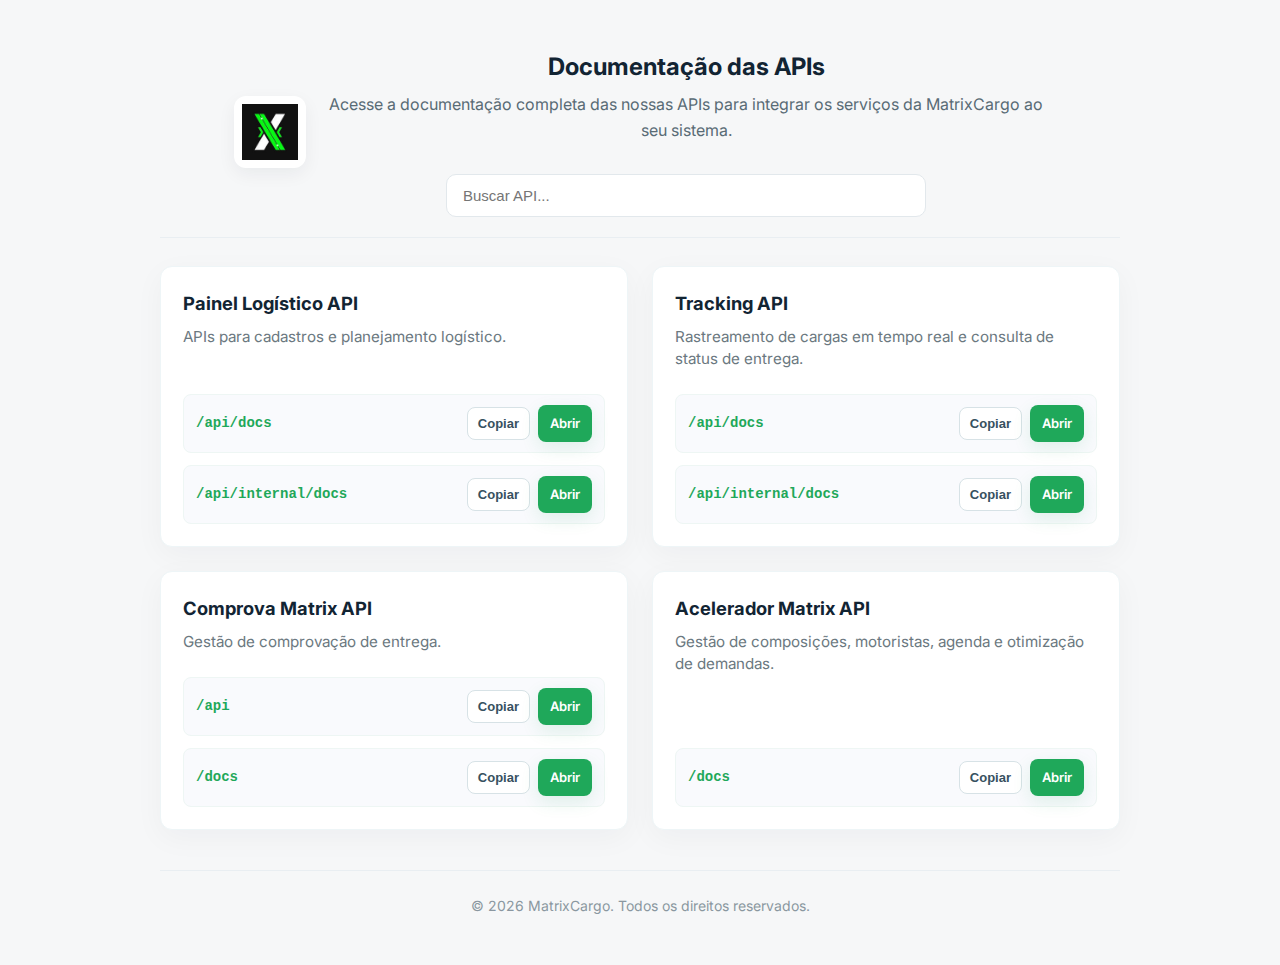
<file: docs/index.html>
<!DOCTYPE html>
<html lang="pt-BR">

<script>
  // Configuração das APIs - Edite aqui para adicionar/remover APIs
  const docs = [
    {
      "id": "painel-logistico",
      "title": "Painel Logístico API",
      "description": "APIs para cadastros e planejamento logístico.",
      "baseUrl": "https://painel-logistico-api-homol.matrixcargo.com.br",
      "endpoints": [
        {
          "path": "/api/docs"
        },
        {
          "path": "/api/internal/docs"
        }
      ]
    },
    {
      "id": "tracking",
      "title": "Tracking API",
      "description": "Rastreamento de cargas em tempo real e consulta de status de entrega.",
      "baseUrl": "https://tracking-api-homol.matrixcargo.com.br",
      "endpoints": [
        {
          "path": "/api/docs"
        },
        {
          "path": "/api/internal/docs"
        }
      ]
    },
    {
      "id": "comprova",
      "title": "Comprova Matrix API",
      "description": "Gestão de comprovação de entrega.",
      "baseUrl": "https://comprova-matrix.matrixcargo.com.br",
      "endpoints": [
        {
          "path": "/api"
        },
        {
          "path": "/docs"
        }
      ]
    },
    {
      "id": "acelerador",
      "title": "Acelerador Matrix API",
      "description": "Gestão de composições, motoristas, agenda e otimização de demandas.",
      "baseUrl": "https://back.matrixcargo.com.br",
      "endpoints": [
        {
          "path": "/docs"
        }
      ]
    }
  ];
</script>

<head>
  <meta charset="UTF-8">
  <meta name="viewport" content="width=device-width, initial-scale=1.0">
  <title>MatrixCargo - Documentação das APIs</title>
  <link href="https://fonts.googleapis.com/css2?family=Inter:wght@400;500;600&display=swap" rel="stylesheet">
  <link rel="icon" href="image.jpg" type="image/jpeg">
  <link rel="stylesheet" href="styles.css">
</head>

<body>
  <div class="container">
    <header>
      <div class="logo">
        <img src="image.jpg" alt="MatrixCargo Logo">
      </div>
      <div class="brand">
        <h1>Documentação das APIs</h1>
        <p class="subtitle">
          Acesse a documentação completa das nossas APIs para integrar
          os serviços da MatrixCargo ao seu sistema.
        </p>
        <div class="search-container">
          <input type="text" class="search-input" placeholder="Buscar API..." id="searchInput">
        </div>
      </div>
    </header>

    <main>
      <div class="apis-container" id="apisContainer">
        <!-- APIs serão carregadas dinamicamente via JavaScript -->
      </div>
    </main>

    <footer>
      <p>&copy; <span id="currentYear"></span> MatrixCargo. Todos os direitos reservados.</p>
    </footer>
  </div>

  <div class="notification" id="notification">
    ✓ Link copiado com sucesso!
  </div>

  <script>
    // Atualizar o ano atual no rodapé
    document.getElementById("currentYear").textContent = new Date().getFullYear();

    // Renderizar APIs
    function renderApis() {
      const container = document.getElementById('apisContainer');
      container.innerHTML = '';

      docs.forEach(api => {
        const apiSection = createApiSection(api);
        container.appendChild(apiSection);
      });
    }

    // Criar seção de API
    function createApiSection(api) {
      const section = document.createElement('div');
      section.className = 'api-section';
      section.setAttribute('data-api', api.id);

      const header = document.createElement('div');
      header.className = 'api-header';

      const title = document.createElement('h2');
      title.className = 'api-title';
      title.textContent = api.title;

      const description = document.createElement('p');
      description.className = 'api-description';
      description.textContent = api.description;

      header.appendChild(title);
      header.appendChild(description);

      const linksContainer = document.createElement('div');
      linksContainer.className = 'api-links';

      api.endpoints.forEach(endpoint => {
        const linkItem = createLinkItem(endpoint, api.baseUrl);
        linksContainer.appendChild(linkItem);
      });

      section.appendChild(header);
      section.appendChild(linksContainer);

      return section;
    }

    // Criar item de link
    function createLinkItem(endpoint, baseUrl) {
      const linkItem = document.createElement('div');
      linkItem.className = 'link-item';

      const pathSpan = document.createElement('span');
      pathSpan.className = 'link-path';
      pathSpan.textContent = endpoint.path;

      const actionsDiv = document.createElement('div');
      actionsDiv.className = 'link-actions';

      const fullUrl = baseUrl + endpoint.path;

      // Botão copiar
      const copyButton = document.createElement('button');
      copyButton.className = 'btn btn-copy';
      copyButton.textContent = 'Copiar';
      copyButton.onclick = () => copyLink(fullUrl, copyButton);

      // Botão abrir
      const openButton = document.createElement('a');
      openButton.href = fullUrl;
      openButton.target = '_blank';
      openButton.className = 'btn btn-open';
      openButton.textContent = 'Abrir';

      actionsDiv.appendChild(copyButton);
      actionsDiv.appendChild(openButton);

      linkItem.appendChild(pathSpan);
      linkItem.appendChild(actionsDiv);

      return linkItem;
    }

    // Função para copiar link
    function copyLink(url, button) {
      navigator.clipboard.writeText(url).then(function () {
        // Feedback no botão
        const originalText = button.textContent;
        button.classList.add('copied');
        button.textContent = '✓ Copiado';

        // Mostrar notificação
        const notification = document.getElementById('notification');
        notification.classList.add('show');

        // Resetar após 2 segundos
        setTimeout(() => {
          button.classList.remove('copied');
          button.textContent = originalText;
          notification.classList.remove('show');
        }, 2000);
      }).catch(function () {
        alert('Erro ao copiar o link. Tente selecionar e copiar manualmente.');
      });
    }

    // Funcionalidade de busca
    function initializeSearch() {
      document.getElementById('searchInput').addEventListener('input', function (e) {
        const searchTerm = e.target.value.toLowerCase();
        const apiSections = document.querySelectorAll('.api-section');

        apiSections.forEach(section => {
          const title = section.querySelector('.api-title').textContent.toLowerCase();
          const description = section.querySelector('.api-description').textContent.toLowerCase();

          if (title.includes(searchTerm) || description.includes(searchTerm) || searchTerm === '') {
            section.style.display = 'flex';
          } else {
            section.style.display = 'none';
          }
        });
      });
    }

    // Inicializar quando a página carregar
    document.addEventListener('DOMContentLoaded', function () {
      renderApis();
      initializeSearch();
    });
  </script>
</body>

</html>
</file>
<file: docs/styles.css>
* {
  margin: 0;
  padding: 0;
  box-sizing: border-box;
}

body {
  font-family: "Inter", sans-serif;
  background: #f6f7f8;
  color: #1f2d3d;
  line-height: 1.6;
  -webkit-font-smoothing: antialiased;
  -moz-osx-font-smoothing: grayscale;
}

.container {
  max-width: 1000px;
  margin: 0 auto;
  padding: 48px 20px;
}

header {
  display: flex;
  align-items: center;
  justify-content: center;
  /* centraliza o grupo logo+brand */
  gap: 20px;
  margin-bottom: 28px;
  padding-bottom: 20px;
  border-bottom: 1px solid #e9eef2;
}

.logo {
  width: 72px;
  height: 72px;
  border-radius: 12px;
  overflow: hidden;
  display: flex;
  align-items: center;
  justify-content: center;
  background: #ffffff;
  box-shadow: 0 6px 18px rgba(19, 30, 45, 0.06);
  flex: 0 0 72px;
}

.logo img {
  width: 56px;
  height: 56px;
  object-fit: contain;
  display: block;
}

.brand {
  display: flex;
  flex-direction: column;
  gap: 6px;
  flex: 0 1 720px;
  /* evita que cresça demais e desloque o centro */
  align-items: center;
  text-align: center;
}

h1 {
  font-size: 1.5rem;
  font-weight: 700;
  color: #122433;
  margin: 0;
}

.subtitle {
  color: #596b75;
  font-size: 1rem;
  max-width: 780px;
}

.search-container {
  margin: 24px 0 0 0;
  max-width: 480px;
  width: 100%;
}

.search-input {
  width: 100%;
  padding: 12px 16px;
  border: 1px solid #e2e8ec;
  border-radius: 10px;
  font-size: 15px;
  transition: box-shadow 0.15s ease, border-color 0.15s ease;
  background: #fff;
}

.search-input:focus {
  outline: none;
  border-color: #1fa85a;
  box-shadow: 0 6px 18px rgba(31, 168, 90, 0.08);
}

.apis-container {
  display: grid;
  grid-template-columns: repeat(auto-fit, minmax(320px, 1fr));
  gap: 24px;
  margin-top: 24px;
}

.api-section {
  background: #ffffff;
  border-radius: 12px;
  padding: 22px;
  box-shadow: 0 8px 30px rgba(15, 23, 42, 0.04);
  border: 1px solid #eef5f7;
  min-height: 180px;
  display: flex;
  flex-direction: column;
  justify-content: space-between;
}

.api-header {
  margin-bottom: 14px;
}

.api-title {
  font-size: 1.15rem;
  font-weight: 700;
  color: #122433;
  margin-bottom: 8px;
}

.api-description {
  color: #6b7880;
  font-size: 0.95rem;
  line-height: 1.45;
}

.api-links {
  display: flex;
  flex-direction: column;
  gap: 12px;
  margin-top: 10px;
}

.link-item {
  display: flex;
  align-items: center;
  justify-content: space-between;
  padding: 10px 12px;
  background: #f9fafd;
  border-radius: 8px;
  border: 1px solid #eef6f4;
  gap: 12px;
}

.link-path {
  font-family: "Monaco", "Consolas", monospace;
  color: #1fa85a;
  font-weight: 600;
  font-size: 14px;
  word-break: break-all;
  flex: 1 1 auto;
  min-width: 0;
}

.link-actions {
  flex: 0 0 auto;
  display: flex;
  gap: 8px;
  align-items: center;
}

.btn {
  padding: 8px 12px;
  border: none;
  border-radius: 8px;
  cursor: pointer;
  font-size: 13px;
  font-weight: 600;
  text-decoration: none;
  transition: transform 0.08s ease, box-shadow 0.08s ease;
  display: inline-flex;
  align-items: center;
  gap: 8px;
}

.btn:active {
  transform: translateY(1px);
}

.btn-copy {
  background: #ffffff;
  color: #37515f;
  border: 1px solid #d7e2e6;
  padding: 8px 10px;
}

.btn-copy.copied {
  background: #1fa85a;
  color: white;
  border-color: #1fa85a;
}

.btn-open {
  background: #1fa85a;
  color: white;
  padding: 8px 12px;
  border-radius: 8px;
  box-shadow: 0 6px 18px rgba(31, 168, 90, 0.12);
}

footer {
  text-align: center;
  margin-top: 40px;
  padding-top: 24px;
  border-top: 1px solid #e9eef2;
  color: #8a97a0;
  font-size: 14px;
}

.notification {
  position: fixed;
  top: 20px;
  right: 20px;
  background: #1fa85a;
  color: white;
  padding: 12px 18px;
  border-radius: 8px;
  font-weight: 600;
  transform: translateX(120%);
  transition: transform 0.28s cubic-bezier(0.2, 0.9, 0.3, 1);
  z-index: 1000;
  font-size: 14px;
}

.notification.show {
  transform: translateX(0);
}

@media (max-width: 768px) {
  header {
    flex-direction: column;
    align-items: center;
    text-align: center;
    gap: 12px;
    padding-bottom: 12px;
    border-bottom: none;
  }

  .brand .subtitle {
    max-width: 100%;
    padding: 0 8px;
  }

  .search-container {
    margin-top: 8px;
    width: 100%;
    max-width: 520px;
  }

  .container {
    padding: 28px 16px;
  }

  .api-section {
    padding: 18px;
  }

  .link-item {
    flex-direction: column;
    align-items: flex-start;
  }

  .link-actions {
    width: 100%;
    justify-content: flex-end;
  }
}

:focus-visible {
  outline: 3px solid rgba(31, 168, 90, 0.18);
  outline-offset: 3px;
}

.link-item:hover {
  box-shadow: 0 6px 20px rgba(16, 24, 32, 0.04);
  transform: translateY(-2px);
}
</file>
